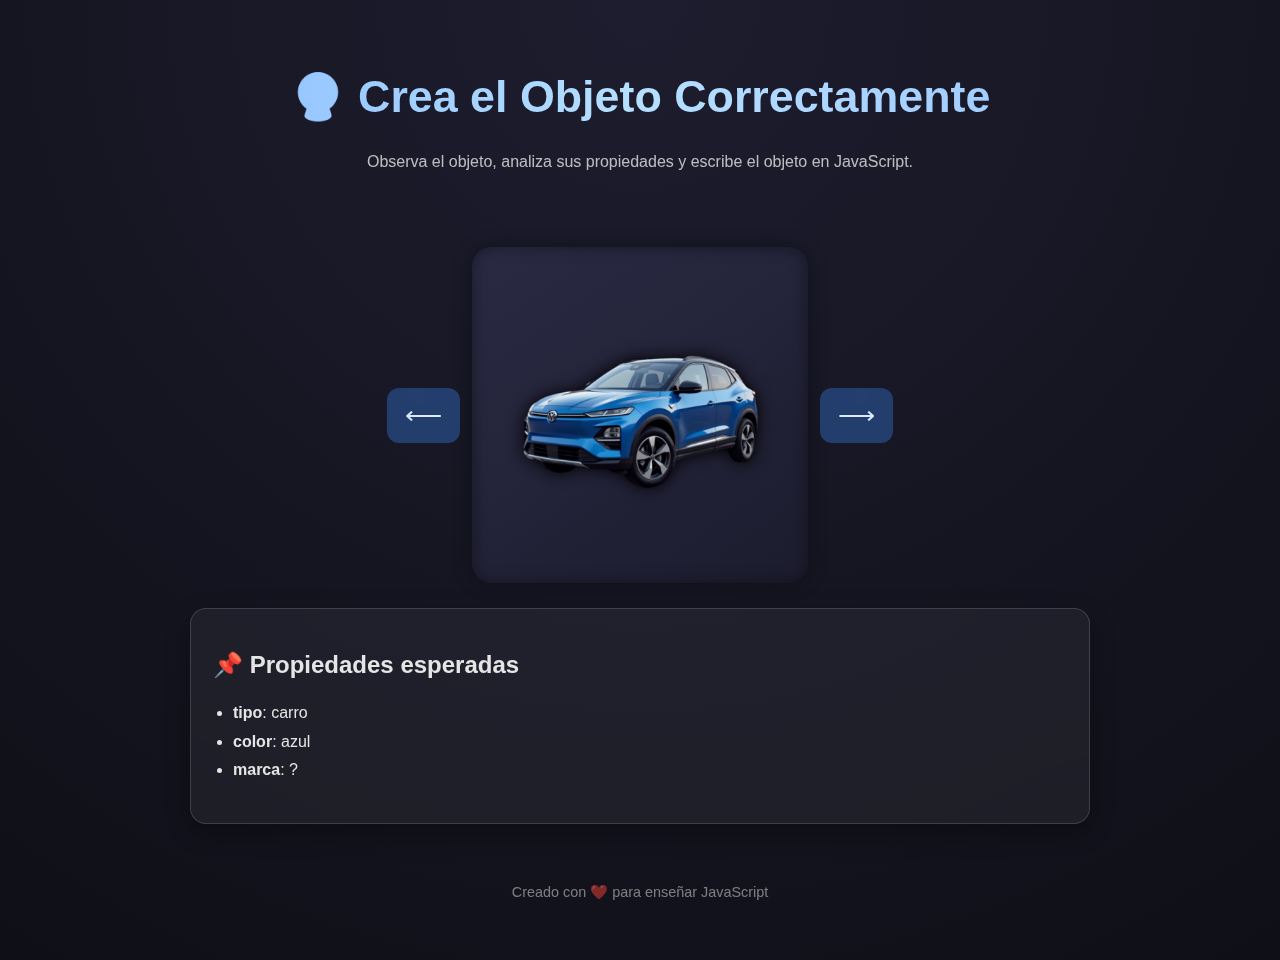
<file: juego/index.html>
<!DOCTYPE html>
<html lang="es">
<head>
  <meta charset="UTF-8" />
  <title>Juego: Define el Objeto</title>
  <link rel="stylesheet" href="estyle.css" />
</head>
<body>

  <header>
    <h1>🔮 Crea el Objeto Correctamente</h1>
    <p>Observa el objeto, analiza sus propiedades y escribe el objeto en JavaScript.</p>
  </header>

  <div class="game-box">

    <div class="carousel-section">
      <button class="nav-btn" onclick="prevItem()">⟵</button>

      <div class="carousel">
        <img id="carouselImage" src="" alt="Objeto" />
      </div>

      <button class="nav-btn" onclick="nextItem()">⟶</button>
    </div>

    <div class="card glass props-card">
      <h2>📌 Propiedades esperadas</h2>
      <ul id="propertyList"></ul>
    </div>

  <footer>
    <p>Creado con ❤️ para enseñar JavaScript</p>
  </footer>

  <script src="script.js"></script>
</body>
</html>
</file>
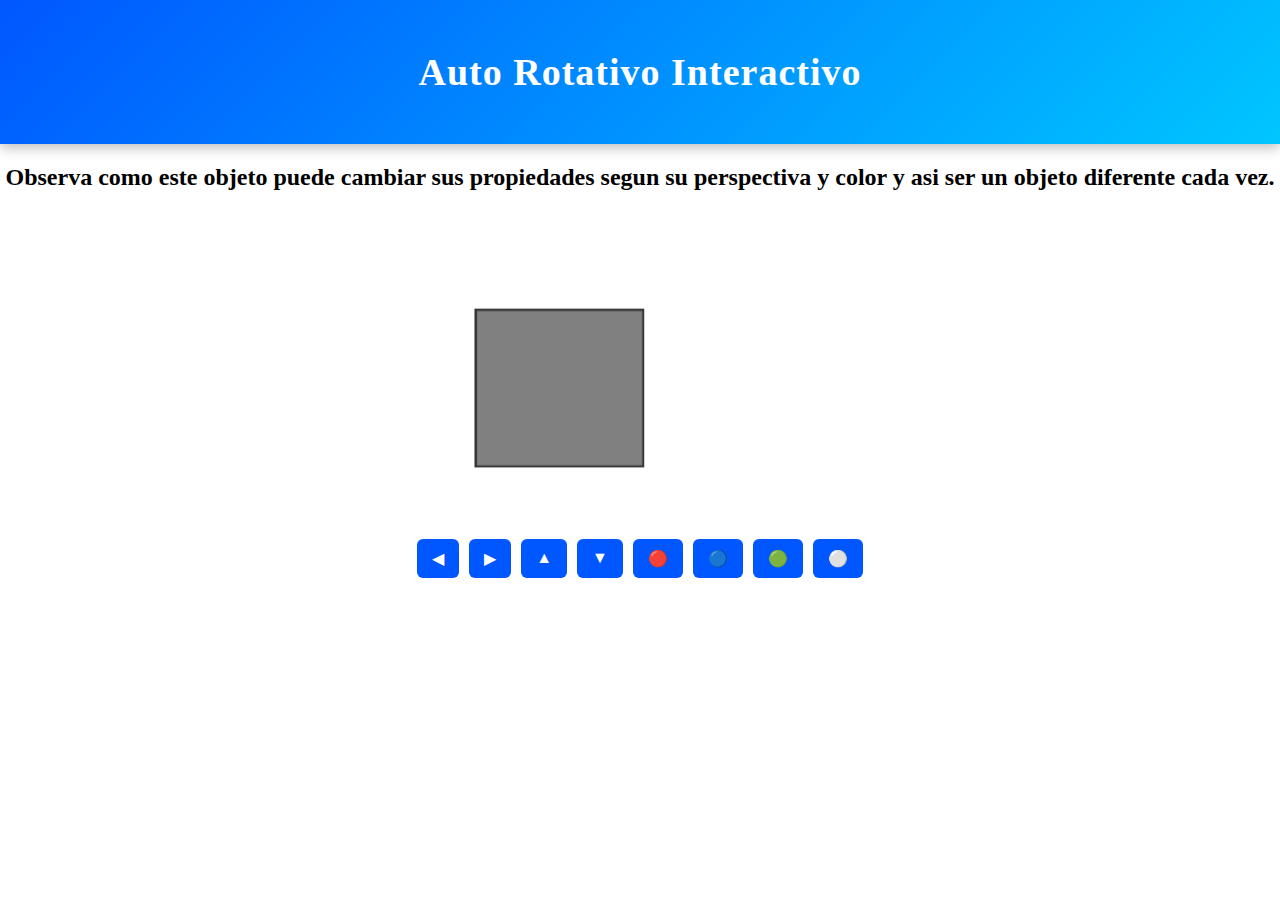
<file: car.html>
<!DOCTYPE html>
<html lang="es">
<head>
<meta charset="UTF-8">
<meta name="viewport" content="width=device-width, initial-scale=1.0">
<title>Auto Rotativo Interactivo</title>
<link rel="stylesheet" href="car.css">
</head>
<body>

<header>Auto Rotativo Interactivo</header>
<h2 class="texto">Observa como este objeto puede cambiar sus propiedades segun su perspectiva y color y asi ser un objeto diferente cada vez.</h2>

<div class="container">
    <div class="scene">
        <div class="car" id="car">
            <div class="face front"></div>
            <div class="face back"></div>
            <div class="face left"></div>
            <div class="face right"></div>
            <div class="face top"></div>
            <div class="face bottom"></div>
        </div>
    </div>

    <div class="controls">
        <!-- Rotación horizontal -->
        <button onclick="rotateCarY(-15)">◀</button>
        <button onclick="rotateCarY(15)">▶</button>
        <!-- Rotación vertical -->
        <button onclick="rotateCarX(-15)">▲</button>
        <button onclick="rotateCarX(15)">▼</button>
        <!-- Cambio de color -->
        <button onclick="changeColor('red')">🔴</button>
        <button onclick="changeColor('blue')">🔵</button>
        <button onclick="changeColor('green')">🟢</button>
        <button onclick="changeColor('gray')">⚪</button>
    </div>
</div>

<script src="car.js"></script>
</body>
</html>
</file>
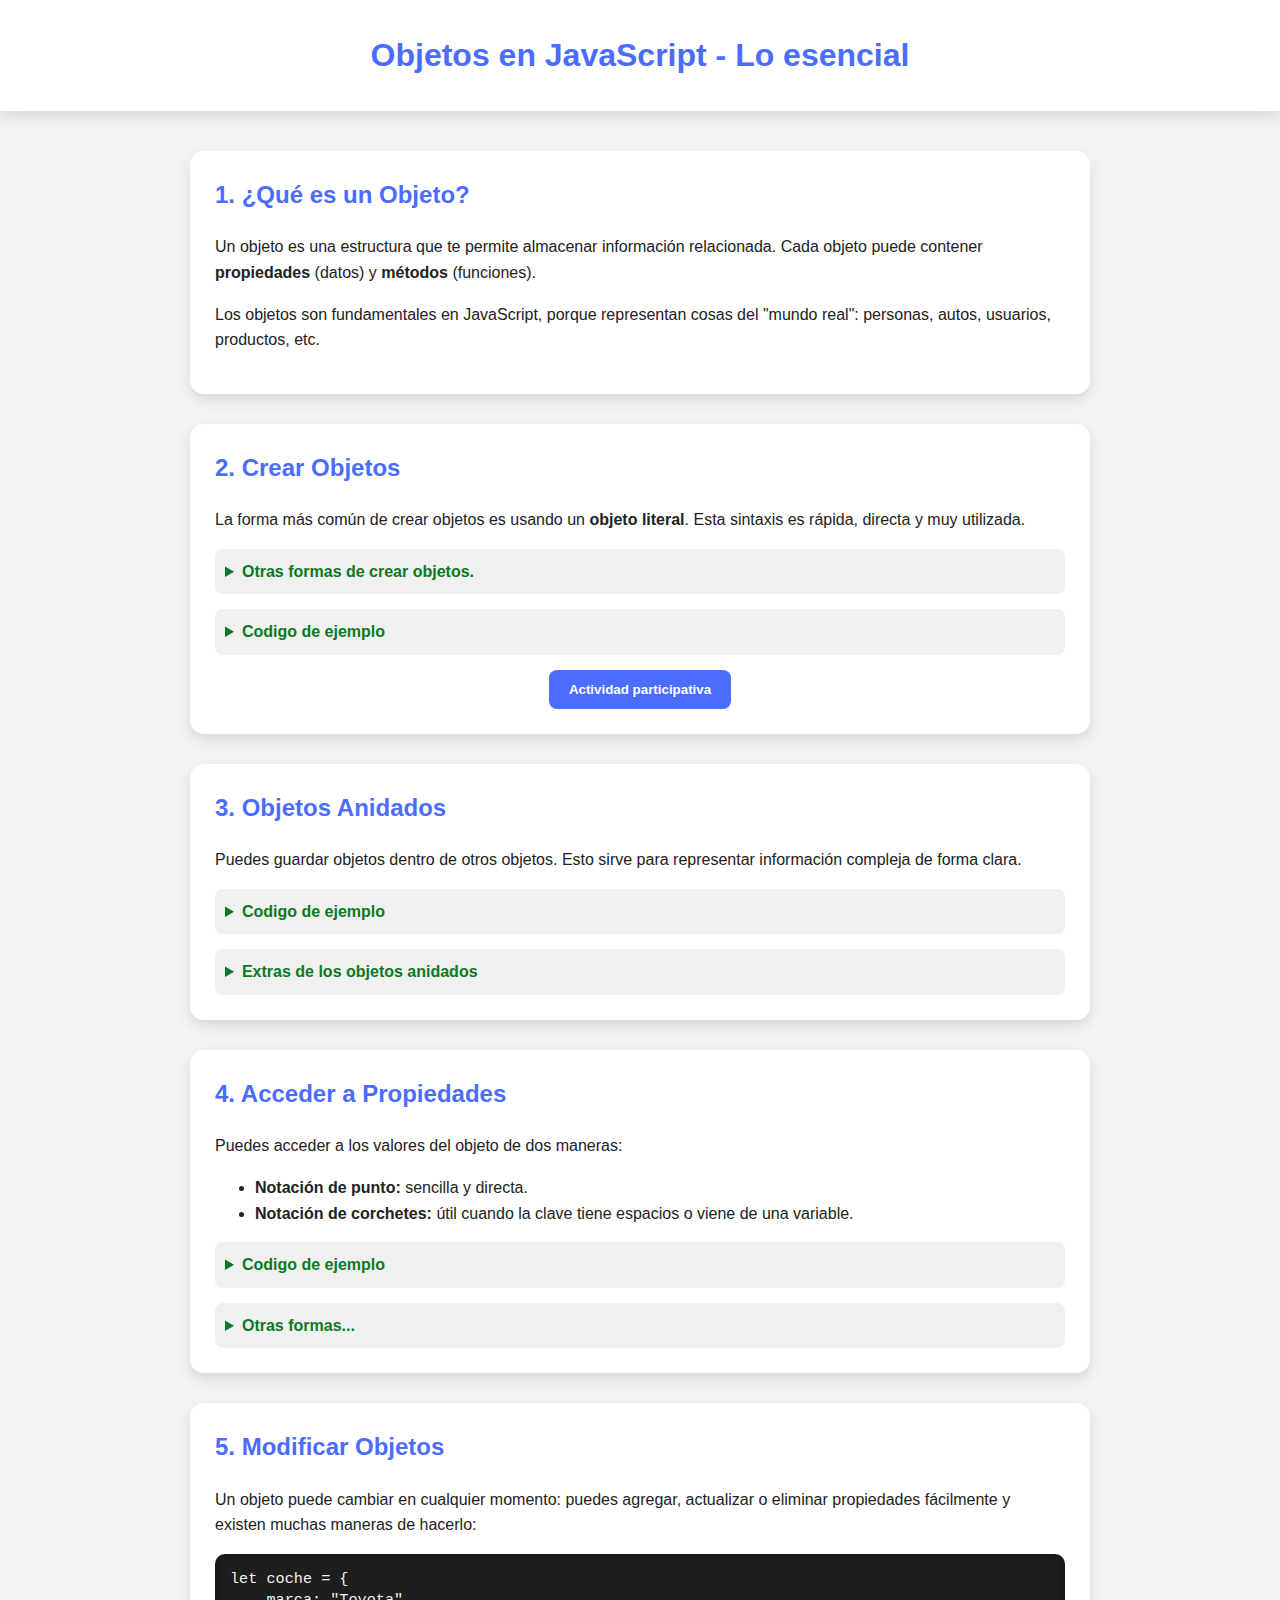
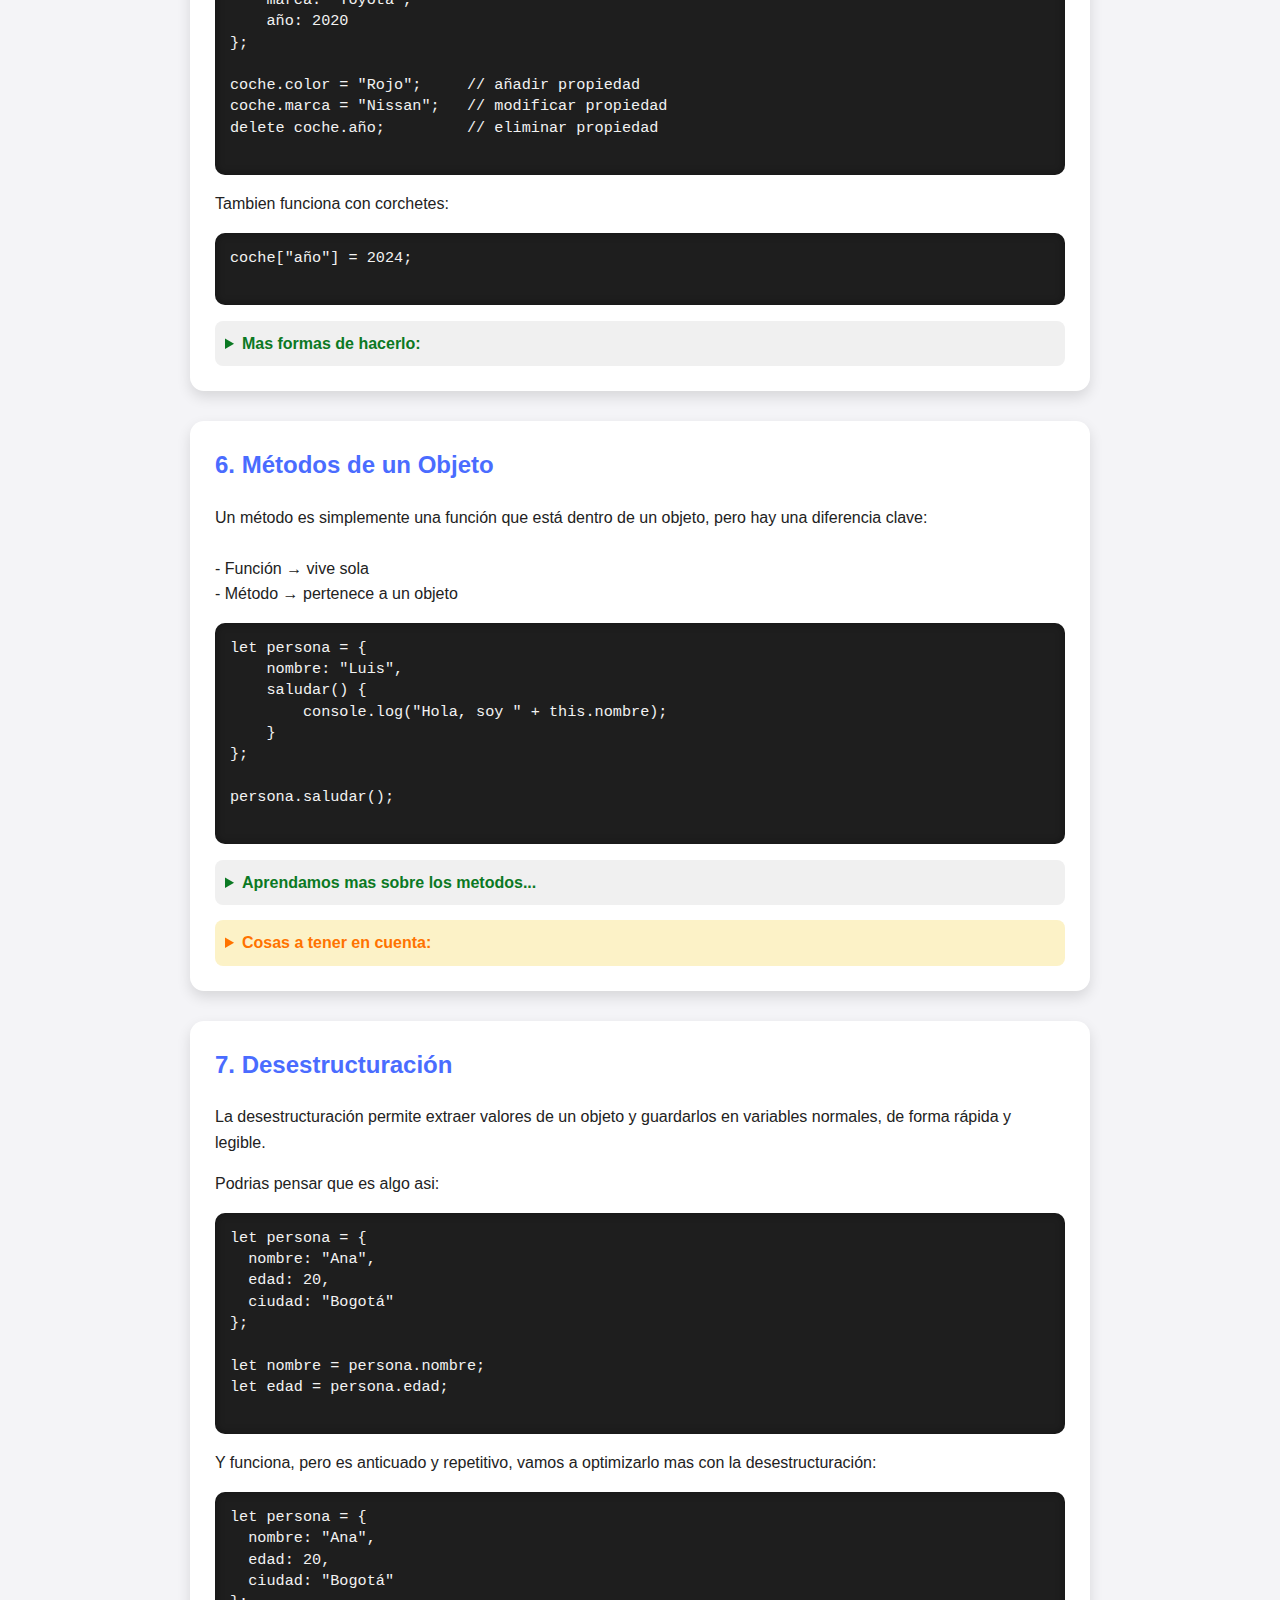
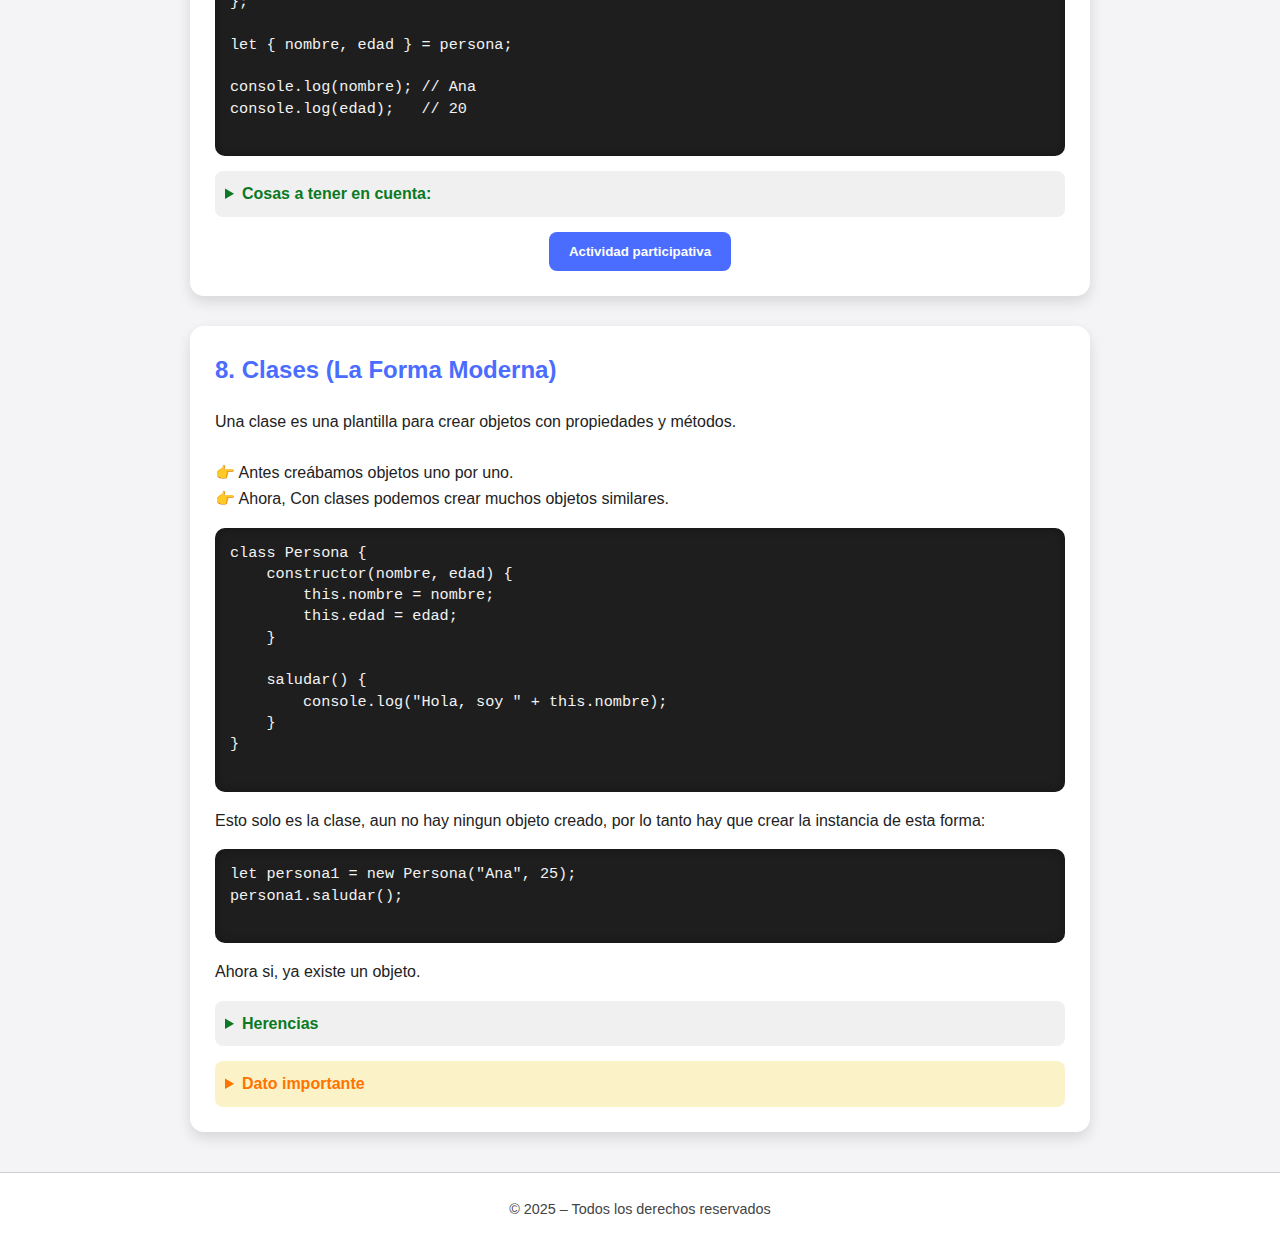
<file: objetos.html>
<!DOCTYPE html>
<html lang="es">
<head>
<meta charset="UTF-8">
<meta name="viewport" content="width=device-width, initial-scale=1.0">
<link rel="stylesheet" href="objetos.css">
<title>Objetos en JavaScript - Presentación Completa</title>

</head>

<body>

<header>Objetos en JavaScript - Lo esencial</header>

<div class="container1">

    <!-- 1 -->
    <div class="card">
        <h2>1. ¿Qué es un Objeto?</h2>
        <p>
            Un objeto es una estructura que te permite almacenar información relacionada.  
            Cada objeto puede contener <strong>propiedades</strong> (datos) y <strong>métodos</strong> (funciones).
        </p>
        <p>
            Los objetos son fundamentales en JavaScript, porque representan cosas del "mundo real":  
            personas, autos, usuarios, productos, etc.
        </p>
    </div> 

    <!-- 2 -->
    <div class="card">
        <h2>2. Crear Objetos</h2>
        <p>
            La forma más común de crear objetos es usando un <strong>objeto literal</strong>.  
            Esta sintaxis es rápida, directa y muy utilizada.
        </p>

        <details>
            <summary>Otras formas de crear objetos.</summary><br>
            <p class="enunciado">1- Una forma de crear un objeto en JS es con el new object(), el constructor incorporado de JavaScript:</p>
            <pre>
const persona = new Object();
persona.nombre = "Ana";
persona.edad = 25;
            </pre><br>

            <p class="enunciado">2- Una función que actúa como “molde” para crear múltiples objetos del mismo tipo:</p>
            <pre>
function Persona(nombre, edad) {
   this.nombre = nombre;
   this.edad = edad;
   this.saludar = function() {
     console.log(`Hola, soy ${this.nombre}`);
   };
}

const caro = new Persona("Caro", 30);
const juan = new Persona("Juan", 25);

caro.saludar(); // Hola, soy Caro
juan.saludar(); // Hola, soy Juan
            </pre>

        </details>

        <details>
            <summary>Codigo de ejemplo</summary>
            <pre>
let coche = {
    marca: "Toyota",
    modelo: "Corolla",
    año: 2020
};
            </pre>
        </details>


        <div class="boton_tridi">
            <button class="tridi" onclick="window.location.href='juego/index.html'">Actividad participativa</button>
        </div>
    </div> 

    <!-- 3 -->
    <div class="card">
        <h2>3. Objetos Anidados</h2>
        <p>
            Puedes guardar objetos dentro de otros objetos.  
            Esto sirve para representar información compleja de forma clara.
        </p>
        <details>
            <summary>Codigo de ejemplo</summary>
            <pre>
let usuario = {
    nombre: "Carlos",
    direccion: {
        ciudad: "Madrid",
        calle: "Sol 123"
    }
};

console.log(usuario.direccion.ciudad);
            </pre>
        </details>

        <details>
            <summary>Extras de los objetos anidados</summary><br>
            <p class="enunciado">- Y por ultimo tenemos el anidamiento profundo, Puedes tener objetos dentro de objetos dentro de objetos, y así sucesivamente:</p>
            <pre>
const empresa = {
  nombre: "TechCorp",
  ubicacion: {
    pais: "España",
    ciudad: "Madrid",
    oficina: {
      planta: 3,
      numero: 305
    }
  }
};
            </pre>
        </details>
    </div>

    <!-- 4 -->
    <div class="card">
        <h2>4. Acceder a Propiedades</h2>
        <p>Puedes acceder a los valores del objeto de dos maneras:</p>

        <ul>
            <li><strong>Notación de punto:</strong> sencilla y directa.</li>
            <li><strong>Notación de corchetes:</strong> útil cuando la clave tiene espacios o viene de una variable.</li>
        </ul>

        <details>
            <summary>Codigo de ejemplo</summary>
            <pre>
const coche = {
  marca: "Toyota",
  modelo: "Corolla"
};

console.log(coche.marca);        // "Toyota"
console.log(coche["modelo"]);    // "Corolla"
            </pre>
        </details>
        <details>
            <summary>Otras formas...</summary><br>
            <p class="enunciado">1- Acceso a propiedades anidadas, Si un objeto tiene objetos dentro, podemos combinar notación de punto y corchetes:</p>
            <pre>
const persona = {
  nombre: "Ana",
  direccion: {
    ciudad: "Madrid",
    calle: "Calle Falsa 123"
  }
};

console.log(persona.direccion.ciudad);          // Madrid
console.log(persona["direccion"]["calle"]);     // Calle Falsa 123

const prop = "ciudad";
console.log(persona.direccion[prop]);           // Madrid
            </pre><br>
            <p class="enunciado">2- Usando Object.keys() y Object.values(), Permite recorrer todas las propiedades de un objeto dinámicamente:</p>
            <pre>
const persona = { 
   nombre: "Ana", 
   edad: 30 
};

// Obtener las claves
console.log(Object.keys(persona)); // ["nombre", "edad"]

// Obtener los valores
console.log(Object.values(persona)); // ["Ana", 30]

// Recorrer propiedades
Object.keys(persona).forEach(key => {
  console.log(key, persona[key]);
});

// nombre Ana
// edad 30
            </pre>
        </details>
    </div>

    <!-- 5 -->
    <div class="card">
        <h2>5. Modificar Objetos</h2>
        <p>Un objeto puede cambiar en cualquier momento: puedes agregar, actualizar o eliminar propiedades fácilmente y existen muchas maneras de hacerlo:</p>

        <pre>
let coche = {
    marca: "Toyota",
    año: 2020
};

coche.color = "Rojo";     // añadir propiedad
coche.marca = "Nissan";   // modificar propiedad
delete coche.año;         // eliminar propiedad
        </pre>
        <p>Tambien funciona con corchetes:</p>
        <pre>
coche["año"] = 2024;
        </pre>
        <details>
            <summary>Mas formas de hacerlo:</summary>
            <pre>
CODIGO BASE

let producto = {
  nombre: "Arroz",
  precio: 3000,
  cantidad: 2
};
            </pre>
            <p class="enunciado">1- Modificar usando variables como clave, permite actualizar de forma mas dinamica:</p>
            <pre>
let clave = "precio";
producto[clave] = 4200;
            </pre>
            <p class="enunciado">2- Modificar propiedades numéricas:</p>
            <pre>
producto.cantidad += 1;   // suma 1
producto.precio -= 500;   // resta 500
            </pre>
            <p class="enunciado">3- Agregar un metodo o funcion dentro de un objeto:</p>
            <pre>
producto.dialogo = function() {
  console.log("Hola, el arroz vale " + this.precio + " pesos");
};
            </pre>
            <p class="enunciado">4- Y por supuesto tambien hay solucion por si quieres evitar cualquier tipo de modificacion en el objeto:</p>
            <p>-Evita agregar o eliminar:</p>
            <pre>
Object.seal(producto);
            </pre>
            <p>-Evita cualquier cambio:</p>
            <pre>
Object.freeze(producto);
            </pre>
        </details>
    </div>

    <!-- 6 -->
    <div class="card">
        <h2>6. Métodos de un Objeto</h2>
        <p>Un método es simplemente una función que está dentro de un objeto, pero hay una diferencia clave:<br><br>- Función → vive sola<br>- Método → pertenece a un objeto</p>

        <pre>
let persona = {
    nombre: "Luis",
    saludar() {
        console.log("Hola, soy " + this.nombre);
    }
};

persona.saludar();
        </pre>
        <details>
            <summary>Aprendamos mas sobre los metodos...</summary><br>
            <p class="enunciado">- Existen dos formas correctas de crear metodos:</p>
            <p>1- Creacion directa:</p>
            <pre>
let persona = {
  nombre: "Ana",
  saludar() {
    console.log("Hola, soy " + this.nombre);
  }
};
            </pre>
            <p>2- Por medio de una propiedad:</p>
            <pre>
let persona = {
  nombre: "Ana",
  edad: 20,
  saludar: function () {
    console.log("Hola");
  }
};
            </pre>
            <p>3- Ejemplo completo practico:</p>
            <pre>
let estudiante = {
  nombre: "Luis",
  notas: [4, 3, 5],
  promedio() {
    let suma = 0;
    for (let nota of this.notas) {
      suma += nota;
    }
    return suma / this.notas.length;
  }
};

console.log(estudiante.promedio());
            </pre>
        </details>
        <details class="importante">
            <summary>Cosas a tener en cuenta:</summary><br>
            <p class="enunciado">- Dentro de un método, usa this para acceder a propiedades del mismo objeto.</p>
            <p class="enunciado">- Los métodos pueden calcular, mostrar o modificar información.</p>
            <p class="enunciado">- La diferencia no es qué hacen, sino a quién pertenecen.</p>
            <p class="enunciado">- Los métodos no tienen que existir siempre desde el inicio.</p>
        </details>
    </div>

    <!-- 7 -->
    <div class="card">
        <h2>7. Desestructuración</h2>
        <p>La desestructuración permite extraer valores de un objeto y guardarlos en variables normales, de forma rápida y legible.</p>
        <p>Podrias pensar que es algo asi:</p>
        <pre>
let persona = {
  nombre: "Ana",
  edad: 20,
  ciudad: "Bogotá"
};

let nombre = persona.nombre;
let edad = persona.edad;
        </pre>
        <p>Y funciona, pero es anticuado y repetitivo, vamos a optimizarlo mas con la desestructuración:</p>
        <pre>
let persona = {
  nombre: "Ana",
  edad: 20,
  ciudad: "Bogotá"
};

let { nombre, edad } = persona;

console.log(nombre); // Ana
console.log(edad);   // 20
        </pre>
        <details>
            <summary>Cosas a tener en cuenta:</summary><br>
            <p class="enunciado">- Puedes cambiar el nombre de la variable y asi nombrarla como quieras y tambien evitar conflictos:</p>
            <pre>
let { nombre: nombrePersona, edad: años } = persona;

console.log("Hola soy " + nombrePersona);   // Hola soy Ana
console.log("Tengo " + años + " años");     // Tengo 20 años
            </pre>
            <p class="enunciado">- Si la propiedad no existe o por alguna razon quieres declarar otra variable adicional, puedes hacerlo y asignarle el valor que tu quieras ahi mismo:</p>
            <pre>
let { telefono = "No registrado", nombre, edad } = persona;

console.log(telefono);  // No registrado
            </pre>
            <p class="enunciado">- Si tienes curiosidad sobre como desestructurar un objeto con anidaciones, aqui es:</p>
            <pre>
let usuario = {
  nombre: "Luis",
  direccion: {
    ciudad: "Medellín",
    barrio: "Laureles"
  }
};

let { direccion: { ciudad }} = usuario;

console.log(ciudad);   // Medellín
            </pre>
        </details>
        <div class="boton_tridi">
            <button class="tridi" onclick="window.location.href='preguntas.html'">Actividad participativa</button>
        </div>
    </div>

    <!-- 8 -->
    <div class="card">
        <h2>8. Clases (La Forma Moderna)</h2>
        <p>Una clase es una plantilla para crear objetos con propiedades y métodos.<br><br>👉 Antes creábamos objetos uno por uno.<br>👉 Ahora, Con clases podemos crear muchos objetos similares.</p>

        <pre>
class Persona {
    constructor(nombre, edad) {
        this.nombre = nombre;
        this.edad = edad;
    }

    saludar() {
        console.log("Hola, soy " + this.nombre);
    }
}
        </pre>
        <p>Esto solo es la clase, aun no hay ningun objeto creado, por lo tanto hay que crear la instancia de esta forma:</p>
        <pre>
let persona1 = new Persona("Ana", 25);
persona1.saludar();
        </pre>
        <p>Ahora si, ya existe un objeto.</p>
        <details>
            <summary>Herencias</summary><br>
            <p class="enunciado">Las herencias ocurren cuando una clase hereda propiedades y métodos de otra, como un padre y su hijo:</p>
            <pre>
class Persona {
  saludar() {
    console.log("Hola");
  }
}

class Estudiante extends Persona {
  estudiar() {
    console.log("Estoy estudiando");
  }
}

let joven = new Estudiante();
joven.saludar();   // heredado
joven.estudiar();  // propio
            </pre>
            <p class="importan">MUY IMPORTANTE</p>
            <p class="enunciado">Cuando el padre tiene constructor, el hijo debe llamar a super().</p>
            <pre>
class Persona {
  constructor(nombre) {
    this.nombre = nombre;
  }
}

class Estudiante extends Persona {
  constructor(nombre, carrera) {
    super(nombre); // obligatorio
    this.carrera = carrera;
  }
}
            </pre>
            <p class="enunciado">Sin la palabra reservada super() daria error, esto es una regla del lenguaje.</p>
        </details>
        <details class="importante">
            <summary>Dato importante</summary><br>
            <p class="enunciado">No siempre es obligatorio que una clase lleve un constructor, no es lo mas optimo hacer una clase sin constructor pero se puede:</p>
            <pre>
class Saludo {
  decirHola() {
    console.log("Hola");
  }
}

let s = new Saludo();
s.decirHola();  // Hola
            </pre>
            <p class="enunciado">Funciona perfecto, pero JS al ver que no has puesto un constructor, lo creara automaticamente vacio.</p>
            <p class="importan">PERO OJO</p>
            <p class="enunciado">Cuando quieres inicializar propiedades y recibir parametros, si es obligatorio poner un constructor.</p>
            <pre>
class Persona {
  constructor(nombre) {
    this.nombre = nombre;
  }
}
            </pre>
            <p>CONCLUSION: El constructor no es obligatorio, pero es necesario cuando el objeto necesita datos iniciales.</p>
          </details>
    </div>

</div>


<footer>
    © 2025 – Todos los derechos reservados
</footer>

</body>
</html>
</file>
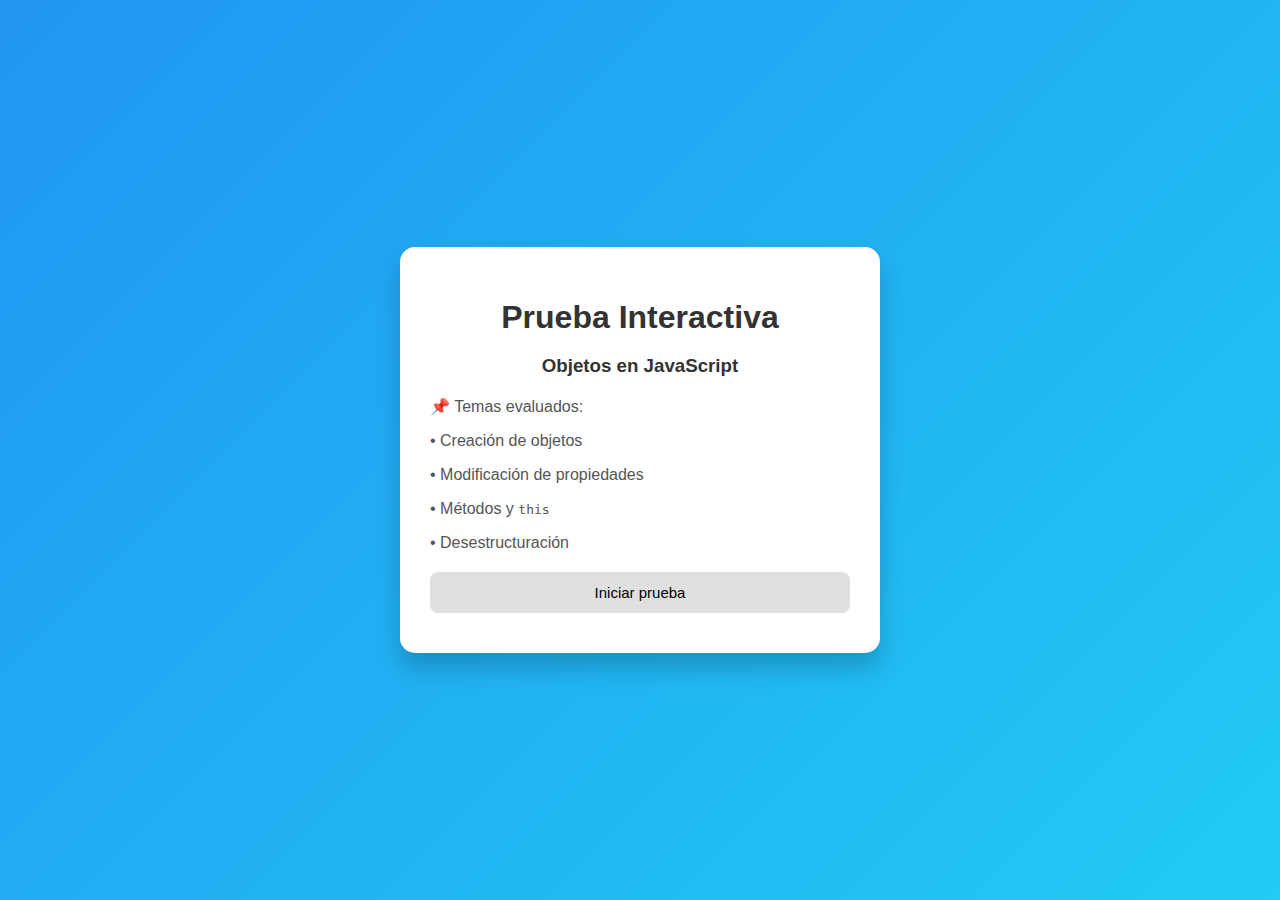
<file: preguntas.html>
<!DOCTYPE html>
<html lang="es">
<head>
  <meta charset="UTF-8">
  <title>Prueba Objetos en JavaScript</title>

  <style>
    body {
      font-family: Arial, sans-serif;
      background: linear-gradient(135deg, #2196F3, #21CBF3);
      display: flex;
      justify-content: center;
      align-items: center;
      height: 100vh;
      margin: 0;
    }

    .contenedor {
      background: white;
      padding: 30px;
      width: 420px;
      border-radius: 15px;
      box-shadow: 0 15px 25px rgba(0,0,0,0.2);
      text-align: center;
    }

    h1 {
      margin-bottom: 10px;
      color: #333;
    }

    h2, h3 {
      color: #333;
    }

    p {
      color: #555;
    }

    button {
      display: block;
      width: 100%;
      margin: 10px 0;
      padding: 12px;
      border: none;
      border-radius: 8px;
      cursor: pointer;
      background-color: #e0e0e0;
      font-size: 15px;
    }

    button:hover {
      background-color: #d0d0d0;
    }

    .correcto {
      background-color: #4CAF50 !important;
      color: white;
    }

    .incorrecto {
      background-color: #f44336 !important;
      color: white;
    }

    .oculto {
      display: none;
    }

    #resultado {
      margin-top: 10px;
      font-weight: bold;
    }

    #siguiente {
      background-color: #2196F3;
      color: white;
      font-weight: bold;
    }

    #siguiente:hover {
      background-color: #1976D2;
    }

    .temas {
      text-align: left;
      margin: 20px 0;
    }
  </style>
</head>
<body>

  <!-- PORTADA -->
  <div class="contenedor" id="portada">
    <h1>Prueba Interactiva</h1>
    <h3>Objetos en JavaScript</h3>

    <div class="temas">
      <p>📌 Temas evaluados:</p>
      <p>• Creación de objetos</p>
      <p>• Modificación de propiedades</p>
      <p>• Métodos y <code>this</code></p>
      <p>• Desestructuración</p>
    </div>

    <button onclick="iniciar()">Iniciar prueba</button>
  </div>

  <!-- QUIZ -->
  <div class="contenedor oculto" id="quiz">
    <h3 id="pregunta"></h3>

    <button class="opcion" onclick="responder(0)" id="op0"></button>
    <button class="opcion" onclick="responder(1)" id="op1"></button>
    <button class="opcion" onclick="responder(2)" id="op2"></button>
    <button class="opcion" onclick="responder(3)" id="op3"></button>

    <p id="resultado"></p>

    <button id="siguiente" class="oculto" onclick="siguientePregunta()">
      Siguiente pregunta
    </button>
  </div>

  <script>
    const preguntas = [
    {
        texto: "¿Cuál es la forma correcta de crear un objeto literal?",
        opciones: [
        "A) let obj = []",
        "B) let obj = {}",
        "C) let obj = ()",
        "D) let obj = new Array()"
        ],
        correcta: 1
    },
    {
        texto: "¿Cómo se agrega una nueva propiedad a un objeto?",
        opciones: [
        "A) obj->prop = valor",
        "B) obj[prop] == valor",
        "C) obj.prop = valor",
        "D) add obj.prop"
        ],
        correcta: 2
    },
    {
        texto: "¿Qué es un método en JavaScript?",
        opciones: [
        "A) Una variable",
        "B) Un objeto",
        "C) Una función dentro de un objeto",
        "D) Un array"
        ],
        correcta: 2
    },
    {
        texto: "¿Cuál es la forma correcta de llamar a un método?",
        opciones: [
        "A) obj.metodo",
        "B) metodo()",
        "C) obj.metodo()",
        "D) call obj.metodo"
        ],
        correcta: 2
    },
    {
        texto: "¿Qué hacen Object.keys(obj) y Object.values(obj)?",
        opciones: [
            "A) Crean un nuevo objeto",
            "B) Devuelven arrays con las claves y los valores del objeto",
            "C) Eliminan propiedades del objeto",
            "D) Devuelven metodos con las claves y los valores del objeto"
        ],
        correcta: 1
    },
    {
        texto: "¿Qué ocurre si accedes a una propiedad que no existe?",
        opciones: [
        "A) Da error",
        "B) El programa se detiene",
        "C) Devuelve null",
        "D) Devuelve undefined"
        ],
        correcta: 3
    },
    {
        texto: "¿Qué hace el siguiente código?\nlet { nombre } = persona;",
        opciones: [
        "A) Crea un objeto",
        "B) Elimina una propiedad",
        "C) Extrae una propiedad en una variable",
        "D) Modifica el objeto"
        ],
        correcta: 2
    },
    {
        texto: "¿Cuál es el error en este método?\nconsole.log(nombre);",
        opciones: [
        "A) Falta return",
        "B) Falta this.nombre",
        "C) Falta console",
        "D) No hay error"
        ],
        correcta: 1
    },
    {
        texto: "¿Qué hace  delete obj.prop?",
        opciones: [
        "A) Vacía el objeto",
        "B) Borra todo el objeto",
        "C) Elimina una propiedad",
        "D) Cambia el valor a null"
        ],
        correcta: 2
    },
    {
        texto: "¿Cuál afirmación es correcta sobre la desestructuración?",
        opciones: [
        "A) Modifica el objeto original",
        "B) Elimina propiedades",
        "C) Solo extrae valores",
        "D) Crea métodos"
        ],
        correcta: 2
    }
    ];


    let indice = 0;
    let puntaje = 0;

    function iniciar() {
      document.getElementById("portada").classList.add("oculto");
      document.getElementById("quiz").classList.remove("oculto");
      cargarPregunta();
    }

    function cargarPregunta() {
      document.getElementById("resultado").textContent = "";
      document.getElementById("siguiente").classList.add("oculto");

      const p = preguntas[indice];
      document.getElementById("pregunta").textContent = p.texto;

      p.opciones.forEach((op, i) => {
        const btn = document.getElementById("op" + i);
        btn.textContent = op;
        btn.className = "opcion";
        btn.disabled = false;
      });
    }

    function responder(opcion) {
      const correcta = preguntas[indice].correcta;

      if (opcion === correcta) {
        document.getElementById("op" + opcion).classList.add("correcto");
        document.getElementById("resultado").textContent = "✅ Correcto";
        puntaje++;
      } else {
        document.getElementById("op" + opcion).classList.add("incorrecto");
        document.getElementById("resultado").textContent = "❌ Incorrecto";
      }

      // Solo se deshabilitan las opciones
      document.querySelectorAll(".opcion").forEach(b => b.disabled = true);

      document.getElementById("siguiente").classList.remove("oculto");
    }

    function siguientePregunta() {
      indice++;
      if (indice < preguntas.length) {
        cargarPregunta();
      } else {
        document.getElementById("quiz").innerHTML = `
          <h2>Prueba finalizada</h2>
          <p>Puntaje obtenido:</p>
          <h1>${puntaje} / ${preguntas.length}</h1>
        `;
      }
    }
  </script>

</body>
</html>
</file>
<file: juego/estyle.css>
/* GENERAL */
body {
  font-family: "Poppins", sans-serif;
  background: radial-gradient(circle at top, #1d1d2f, #0f0f17);
  color: #e5e5e5;
  margin: 0;
  padding: 0;
}

header {
  text-align: center;
  padding: 40px 20px;
}

header h1 {
  font-size: 2.8rem;
  background: linear-gradient(90deg, #7db3ff, #b6e0ff, #94bfff);
  -webkit-background-clip: text;
  color: transparent;
}

header p {
  margin-top: 10px;
  opacity: 0.8;
}

footer {
  text-align: center;
  padding: 25px;
  font-size: 0.9rem;
  opacity: 0.5;
}

/* GAME CONTAINER */
.game-box {
  max-width: 900px;
  margin: auto;
  padding: 20px;
}

/* CAROUSEL */
.carousel-section {
  display: flex;
  justify-content: center;
  align-items: center;
  margin-bottom: 25px;
}

.carousel {
  background: linear-gradient(145deg, #2a2a44, #1c1c2e);
  padding: 18px;
  border-radius: 20px;
  box-shadow: 0px 0px 20px #0005, inset 0 0 15px #0006;
  width: 300px;
  height: 300px;
  display: flex;
  justify-content: center;
  align-items: center;
}

.carousel img {
  width: 85%;
  height: 85%;
  object-fit: contain;
  filter: drop-shadow(0 0 8px #000);
  transition: 0.3s ease;
}

.nav-btn {
  background: #3d8bff55;
  border: none;
  padding: 12px 18px;
  font-size: 26px;
  border-radius: 12px;
  cursor: pointer;
  backdrop-filter: blur(10px);
  color: #dbe8ff;
  margin: 0 12px;
  transition: 0.2s ease;
}

.nav-btn:hover {
  background: #5ea1ffaa;
  transform: scale(1.1);
}

/* GLASS CARDS */
.glass {
  background: rgba(255, 255, 255, 0.05);
  border: 1px solid rgba(255, 255, 255, 0.15);
  backdrop-filter: blur(12px);
}

.card {
  padding: 22px;
  margin: 20px auto;
  border-radius: 16px;
  box-shadow: 0 8px 25px rgba(0,0,0,0.3);
}

.props-card ul {
  padding-left: 20px;
  line-height: 1.8rem;
}

/* TEXTAREA */
textarea {
  width: 100%;
  height: 140px;
  background: rgba(0, 0, 0, 0.7);
  color: #aaffaa;
  padding: 12px;
  border-radius: 10px;
  border: 1px solid #333;
  font-family: monospace;
  font-size: 1rem;
  outline: none;
  transition: 0.2s;
}

textarea:focus {
  border-color: #6effa8;
  box-shadow: 0 0 12px #6effa833;
}

/* BUTTONS */
.eval-btn {
  margin-top: 14px;
  padding: 12px 20px;
  background: linear-gradient(90deg, #4be685, #40c070);
  border: none;
  border-radius: 10px;
  font-size: 18px;
  color: #0d1c11;
  font-weight: 600;
  cursor: pointer;
  transition: 0.2s;
}

.eval-btn:hover {
  transform: scale(1.05);
  filter: brightness(1.1);
}

/* FEEDBACK BOX */
.feedback {
  margin-top: 25px;
  padding: 18px;
  border-radius: 12px;
  max-width: 900px;
  margin-left: auto;
  margin-right: auto;
  white-space: pre-wrap;
  font-size: 1.2rem;
  text-align: left;
}

.correct {
  background: rgba(0, 60, 30, 0.8);
  border-left: 6px solid #5dffa2;
  color: #a6ffcc;
}

.error {
  background: rgba(80, 0, 0, 0.65);
  border-left: 6px solid #ff8b8b;
  color: #ffbbbb;
}
</file>
<file: car.css>
body {
    margin: 0;
    padding: 0;
}

header {
        background: linear-gradient(135deg, #0057ff, #00c6ff);
        color: white;
        padding: 50px 20px;
        text-align: center;
        font-size: 38px;
        font-weight: 700;
        box-shadow: 0 4px 12px rgba(0,0,0,0.25);
        letter-spacing: 1px;
        animation: headerSlide 1.2s ease;
    }

.texto {
    text-align: center;
}

.container {
    display: flex;
    flex-direction: column;
    align-items: center;
    justify-content: center;
    margin-top: 10%;
}

.scene {
    width: 300px;
    height: 200px;
    perspective: 800px; /* mantiene la perspectiva 3D */
    margin-bottom: 20px;
}

.car {
    width: 150px;
    height: 100px;
    position: relative;
    transform-style: preserve-3d;
    transform: rotateY(0deg) rotateX(0deg);
    transition: transform 0.5s;
}

.face {
    position: absolute;
    width: 100%;
    height: 140%;
    background: gray;
    border: 2px solid #333;
}

.front  { transform: rotateY(0deg) translateZ(75px); }
.back   { transform: rotateY(180deg) translateZ(75px); }
.left   { transform: rotateY(-90deg) translateZ(75px); }
.right  { transform: rotateY(90deg) translateZ(75px); }
.top    { transform: rotateX(90deg) translateZ(50px); }
.bottom { transform: rotateX(-90deg) translateZ(50px); }

.controls {
    display: flex;
    flex-wrap: wrap;
    gap: 10px;
}

button {
    padding: 10px 15px;
    font-size: 16px;
    border: none;
    border-radius: 6px;
    cursor: pointer;
    background: #0057ff;
    color: white;
    transition: transform 0.2s;
}

button:hover {
    transform: scale(1.1);
    background: #007bff;
}
</file>
<file: objetos.css>
/* ===========================
   VARIABLES Y ESTILO GLOBAL
=========================== */
:root {
    --bg: #f4f4f7;
    --card-bg: #ffffff;
    --text: #222;
    --accent: #4a6cff;
    --accent-dark: #3552cc;
    --code-bg: #1e1e1e;
    --code-text: #f2f2f2;

    --radius: 14px;
    --shadow: 0 6px 14px rgba(0,0,0,0.12);
    --transition: 0.25s ease;

    font-family: "Segoe UI", Roboto, sans-serif;
}

body {
    margin: 0;
    background: var(--bg);
    color: var(--text);
    line-height: 1.6;
}


/* ===========================
   HEADER
=========================== */
header {
    background: #fff;
    text-align: center;
    padding: 30px 20px;
    font-size: 2rem;
    font-weight: bold;
    color: var(--accent);
    box-shadow: var(--shadow);
}


/* ===========================
   CONTENEDOR CENTRAL
=========================== */
.container1 {
    width: 90%;
    max-width: 900px;
    margin: 40px auto;
    display: flex;
    flex-direction: column;
    gap: 30px;
}


/* ===========================
   TARJETAS
=========================== */
.card {
    background: var(--card-bg);
    padding: 25px;
    border-radius: var(--radius);
    box-shadow: var(--shadow);
    transition: var(--transition);
}

.card:hover {
    transform: translateY(-4px);
    box-shadow: 0 10px 20px rgba(0,0,0,0.15);
}

.card h2 {
    color: var(--accent);
    margin-top: 0;
}

.mas summary {
    cursor: pointer;
    font-weight: bold;
    color: var(--accent);
}

.mas summary:hover {
    color: var(--accent-dark);
}


/* ===========================
   CÓDIGO
=========================== */
pre {
    background: var(--code-bg);
    color: var(--code-text);
    padding: 15px;
    border-radius: 10px;
    overflow-x: auto;
    line-height: 1.4;
    font-size: 0.95rem;
    font-weight: 400;
    margin-top: 15px;
    box-shadow: inset 0 0 8px rgba(0,0,0,0.35);
}

code {
    font-family: "Consolas", monospace;
}


/* ===========================
   BOTÓN 3D
=========================== */
.tridi {
    background: var(--accent);
    color: white;
    padding: 12px 20px;
    border: none;
    border-radius: 8px;
    cursor: pointer;
    font-weight: bold;
    transition: var(--transition);
}

.tridi:active {
    transform: translateY(3px);
    box-shadow: 0px 1px 0px var(--accent-dark);
}

.boton_tridi {
    margin-top: 15px;
    text-align: center;
}


/* ===========================
   FOOTER
=========================== */
footer {
    text-align: center;
    background: #fff;
    padding: 25px;
    margin-top: 40px;
    font-size: 0.9rem;
    color: #444;
    border-top: 1px solid #ccc;
}

details {
  margin-top: 15px;
  padding: 10px;
  background: #f0f0f0;
  border-radius: 8px;
  cursor: pointer;
  color: #0b7923;
  font-weight: 600;
}

.importante {
  margin-top: 15px;
  padding: 10px;
  background: #fcf2c7;
  border-radius: 8px;
  cursor: pointer;
  color: #ff7300;
  font-weight: 600;
}

.importan {
  margin-top: 15px;
  padding: 10px;
  background: #fcc7c7;
  border-radius: 8px;
  cursor: pointer;
  color: #ff0000;
  font-weight: 600;
}

details:hover {
    transform: scale(1.02, 1.02);
    transition: calc(0.2s);
}

.enunciado {
    color: black;
}
</file>
